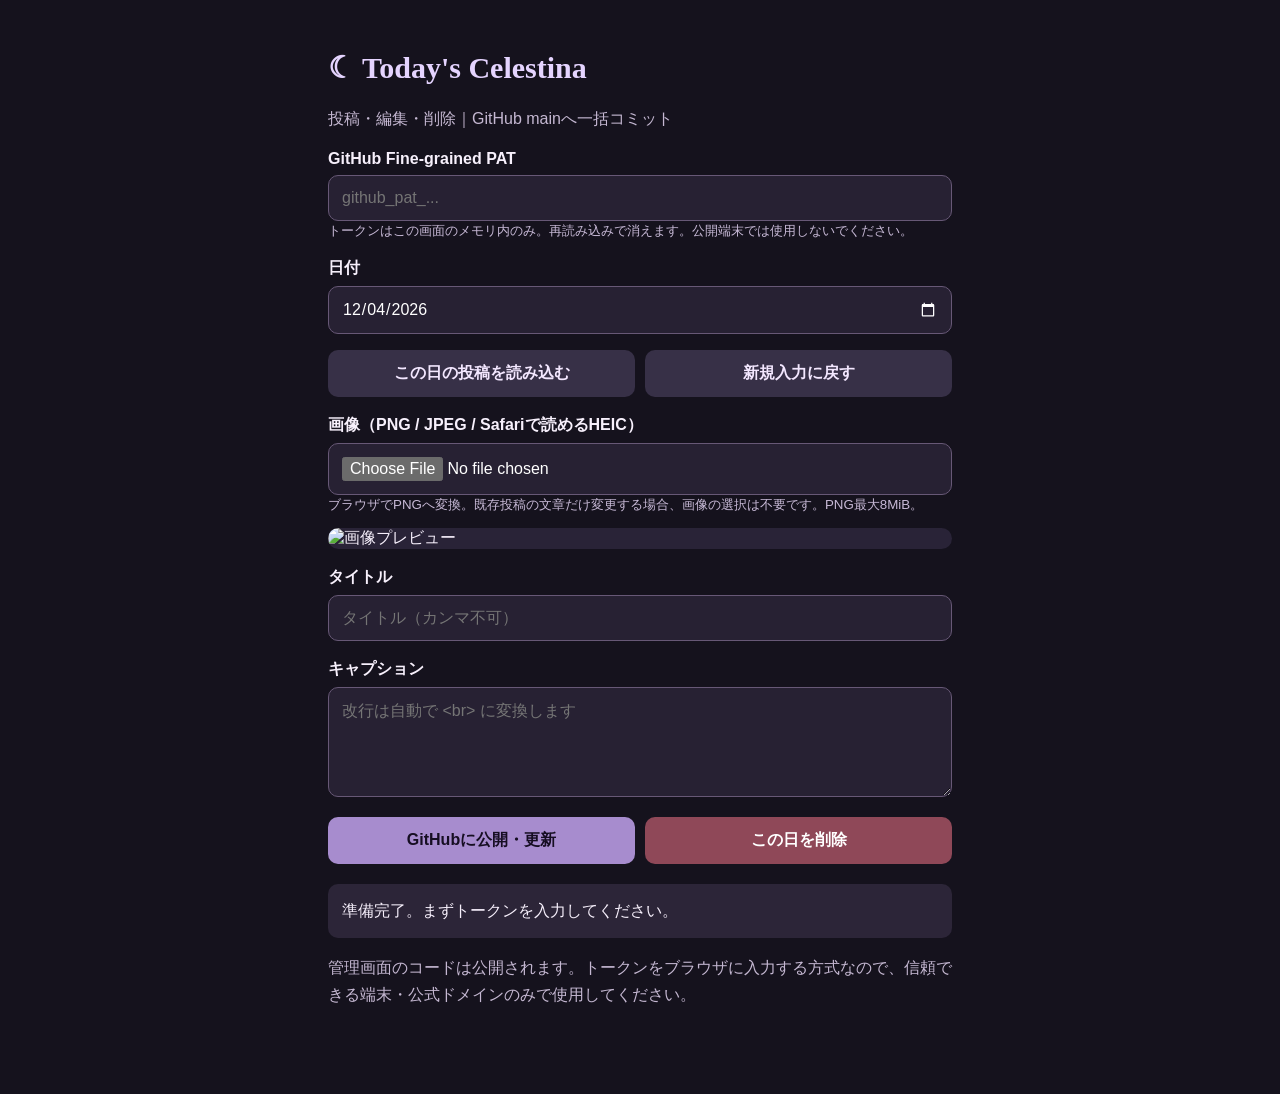
<file: admin/index.html>
<!doctype html><html lang="ja"><head><meta charset="utf-8"><meta name="viewport" content="width=device-width,initial-scale=1"><meta name="referrer" content="no-referrer"><title>Celestina | 投稿管理</title><style>:root{color-scheme:dark}*{box-sizing:border-box}body{margin:0;background:#15121d;color:#f7f0fc;font-family:-apple-system,BlinkMacSystemFont,'Noto Sans JP',sans-serif}main{max-width:660px;margin:auto;padding:30px 18px 70px}h1{font-family:Georgia,serif;font-size:30px;color:#e5d4ff}p,.hint{color:#c5b8d2;line-height:1.7}label{display:block;margin:18px 0 7px;font-weight:600}input,textarea,button{font:inherit}input,textarea{width:100%;background:#272133;border:1px solid #675876;color:#fff;padding:13px;border-radius:10px}textarea{min-height:110px;resize:vertical}button{border:0;border-radius:10px;padding:13px 17px;background:#a78cce;color:#160e22;font-weight:700;cursor:pointer}button:disabled{opacity:.5}button.secondary{background:#373047;color:#f3e7ff}button.danger{background:#8f4858;color:white}.row{display:flex;gap:10px;flex-wrap:wrap;margin-top:16px}.row>*{flex:1}img{display:block;width:100%;max-height:340px;object-fit:contain;margin:14px 0;border-radius:12px;background:#292337}small{color:#c7b9d6}#status{white-space:pre-wrap;line-height:1.6;padding:14px;border-radius:10px;background:#2c2538;margin-top:20px}a{color:#e4c8ff}code{color:#e9c8fa}</style></head><body><main><h1>☾ Today's Celestina</h1><p>投稿・編集・削除｜GitHub mainへ一括コミット</p><label for="token">GitHub Fine-grained PAT</label><input id="token" type="password" autocomplete="off" autocapitalize="off" spellcheck="false" placeholder="github_pat_..."><small>トークンはこの画面のメモリ内のみ。再読み込みで消えます。公開端末では使用しないでください。</small><label for="date">日付</label><input id="date" type="date"><div class="row"><button id="load" class="secondary">この日の投稿を読み込む</button><button id="clear" class="secondary">新規入力に戻す</button></div><label for="image">画像（PNG / JPEG / Safariで読めるHEIC）</label><input id="image" type="file" accept="image/png,image/jpeg,image/heic,image/heif,image/*"><small>ブラウザでPNGへ変換。既存投稿の文章だけ変更する場合、画像の選択は不要です。PNG最大8MiB。</small><img id="preview" hidden alt="画像プレビュー"><label for="title">タイトル</label><input id="title" maxlength="120" placeholder="タイトル（カンマ不可）"><label for="caption">キャプション</label><textarea id="caption" maxlength="2000" placeholder="改行は自動で <br> に変換します"></textarea><div class="row"><button id="save">GitHubに公開・更新</button><button id="delete" class="danger">この日を削除</button></div><div id="status" role="status" aria-live="polite">準備完了。まずトークンを入力してください。</div><p class="hint">管理画面のコードは公開されます。トークンをブラウザに入力する方式なので、信頼できる端末・公式ドメインのみで使用してください。</p></main><script>
(()=>{'use strict';const OWNER='vonjovi14',REPO='celestina',BRANCH='main',API=`https://api.github.com/repos/${OWNER}/${REPO}`;const $=id=>document.getElementById(id);let selectedImage=null,oldImageURL=null,busy=false;const say=s=>$('status').textContent=s;const dateKey=()=>{const s=$('date').value;if(!/^\d{4}-\d{2}-\d{2}$/.test(s))throw Error('日付を選択してください');return s.replaceAll('-','')};const headers=()=>{const t=$('token').value.trim();if(!t)throw Error('GitHubトークンを入力してください');return {'Authorization':`Bearer ${t}`,'Accept':'application/vnd.github+json','X-GitHub-Api-Version':'2022-11-28'}};async function gh(path,options={}){const res=await fetch(API+'/'+path,{...options,headers:{...headers(),...(options.body?{'Content-Type':'application/json'}:{})},cache:'no-store'});if(res.status===404&&options.allow404)return null;const data=await res.json().catch(()=>null);if(!res.ok)throw Error(`GitHub ${res.status}: ${data?.message||'API error'}`);return data}const encode=s=>new TextEncoder().encode(s);function toBase64(bytes){let out='';for(let i=0;i<bytes.length;i+=8192)out+=String.fromCharCode(...bytes.subarray(i,i+8192));return btoa(out)}function fromBase64(s){const binary=atob(s.replace(/\s/g,''));return Uint8Array.from(binary,c=>c.charCodeAt(0))}async function getText(path){const f=await gh(`contents/${path}?ref=${BRANCH}`,{allow404:true});if(!f)return null;if(f.content)return new TextDecoder().decode(fromBase64(f.content));const res=await fetch(f.download_url,{cache:'no-store'});if(!res.ok)throw Error('ファイルを読み込めません');return res.text()}async function getImage(path){const f=await gh(`contents/${path}?ref=${BRANCH}`,{allow404:true});if(!f)return null;return f.download_url}function showPreview(url){if(oldImageURL)URL.revokeObjectURL(oldImageURL);oldImageURL=url?.startsWith('blob:')?url:null;$('preview').hidden=!url;if(url)$('preview').src=url;else $('preview').removeAttribute('src')}async function png(file){let bitmap;try{bitmap=await createImageBitmap(file)}catch{throw Error('この画像形式はSafariで読み込めません。JPEGかPNGに変換してください')}try{if(bitmap.width*bitmap.height>32000000)throw Error('画像が大きすぎます（3200万画素まで）');const canvas=document.createElement('canvas');canvas.width=bitmap.width;canvas.height=bitmap.height;canvas.getContext('2d').drawImage(bitmap,0,0);const blob=await new Promise(resolve=>canvas.toBlob(resolve,'image/png'));if(!blob)throw Error('PNG変換に失敗しました');if(blob.size>8*1024*1024)throw Error('PNG変換後の容量が8MiBを超えました');return new Uint8Array(await blob.arrayBuffer())}finally{bitmap.close?.()}}async function lock(task){if(busy)return;busy=true;for(const b of document.querySelectorAll('button'))b.disabled=true;try{await task()}catch(e){say('エラー：'+e.message)}finally{busy=false;for(const b of document.querySelectorAll('button'))b.disabled=false}}function reset(){selectedImage=null;$('image').value='';$('title').value='';$('caption').value='';showPreview(null);say('新規入力モードです。')}async function load(){const d=dateKey();say('GitHubから読み込み中…');const text=await getText(`gallery/${d}.txt`);if(text===null){reset();say(`${d} の投稿はありません。新規投稿できます。`);return}const pos=text.indexOf(',');$('title').value=pos<0?text.trim():text.slice(0,pos).trim();$('caption').value=pos<0?'':text.slice(pos+1).trim().replace(/<br\s*\/?>/gi,'\n');selectedImage=null;$('image').value='';showPreview(await getImage(`gallery/${d}.png`));say(`${d} を読み込みました。文章だけの変更も可能です。`)}async function publish(action){const d=dateKey();const title=$('title').value.trim(),caption=$('caption').value.trim().replace(/\r\n?|\n/g,'<br>');if(action==='save'&&(!title||!caption||title.includes(',')||/[\r\n]/.test(title)))throw Error('タイトル・キャプションを入力してください。タイトルにカンマ・改行は使えません');say('GitHubの最新状態を確認中…');const ref=await gh(`git/ref/heads/${BRANCH}`),head=ref.object.sha,commit=await gh(`git/commits/${head}`);const raw=await getText('gallery/index.json');if(raw===null)throw Error('gallery/index.jsonがありません');let dates=JSON.parse(raw);if(!Array.isArray(dates))throw Error('index.jsonの形式が不正です');const exists=dates.includes(d);if(action==='delete'&&!exists)throw Error('この日付はindex.jsonにありません');if(action==='save'&&!exists&&!selectedImage)throw Error('新規投稿には画像が必要です');if(action==='save'&&exists&&!confirm(`${d} の投稿を上書きします。よろしいですか？`))return;if(action==='delete'&&!confirm(`${d} の画像と文章を削除します。よろしいですか？`))return;if(action==='delete'&&!confirm('本当に削除しますか？GitHubの履歴から復旧は可能ですが、サイトから消えます。'))return;dates=action==='delete'?dates.filter(x=>x!==d):[...new Set([...dates,d])];dates.sort((a,b)=>b.localeCompare(a));const tree=[];async function blob(path,content,encoding){const data=await gh('git/blobs',{method:'POST',body:JSON.stringify({content,encoding})});tree.push({path,mode:'100644',type:'blob',sha:data.sha})}await blob('gallery/index.json',JSON.stringify(dates,null,2)+'\n','utf-8');if(action==='delete'){tree.push({path:`gallery/${d}.txt`,mode:'100644',type:'blob',sha:null},{path:`gallery/${d}.png`,mode:'100644',type:'blob',sha:null})}else{await blob(`gallery/${d}.txt`,`${title},${caption}`,'utf-8');if(selectedImage){say('PNGを変換・アップロード中…');const bytes=await png(selectedImage);await blob(`gallery/${d}.png`,toBase64(bytes),'base64')}}say('変更を1コミットにまとめています…');const newTree=await gh('git/trees',{method:'POST',body:JSON.stringify({base_tree:commit.tree.sha,tree})});const newCommit=await gh('git/commits',{method:'POST',body:JSON.stringify({message:`Celestina: ${action==='delete'?'delete':'publish'} ${d}`,tree:newTree.sha,parents:[head]})});await gh(`git/refs/heads/${BRANCH}`,{method:'PATCH',body:JSON.stringify({sha:newCommit.sha,force:false})});selectedImage=null;$('image').value='';if(action==='delete'){$('title').value='';$('caption').value='';showPreview(null)}say(`完了！ ${d} をGitHub mainへ1コミットで${action==='delete'?'削除':'保存'}しました。\nCommit: ${newCommit.sha.slice(0,12)}\nCloudflare Pagesの反映まで少し時間がかかる場合があります。`)}$('date').value=new Date(Date.now()-new Date().getTimezoneOffset()*60000).toISOString().slice(0,10);$('image').addEventListener('change',()=>{selectedImage=$('image').files?.[0]||null;if(selectedImage)showPreview(URL.createObjectURL(selectedImage))});$('load').onclick=()=>lock(load);$('clear').onclick=reset;$('save').onclick=()=>lock(()=>publish('save'));$('delete').onclick=()=>lock(()=>publish('delete'));})();
</script></body></html>
</file>
